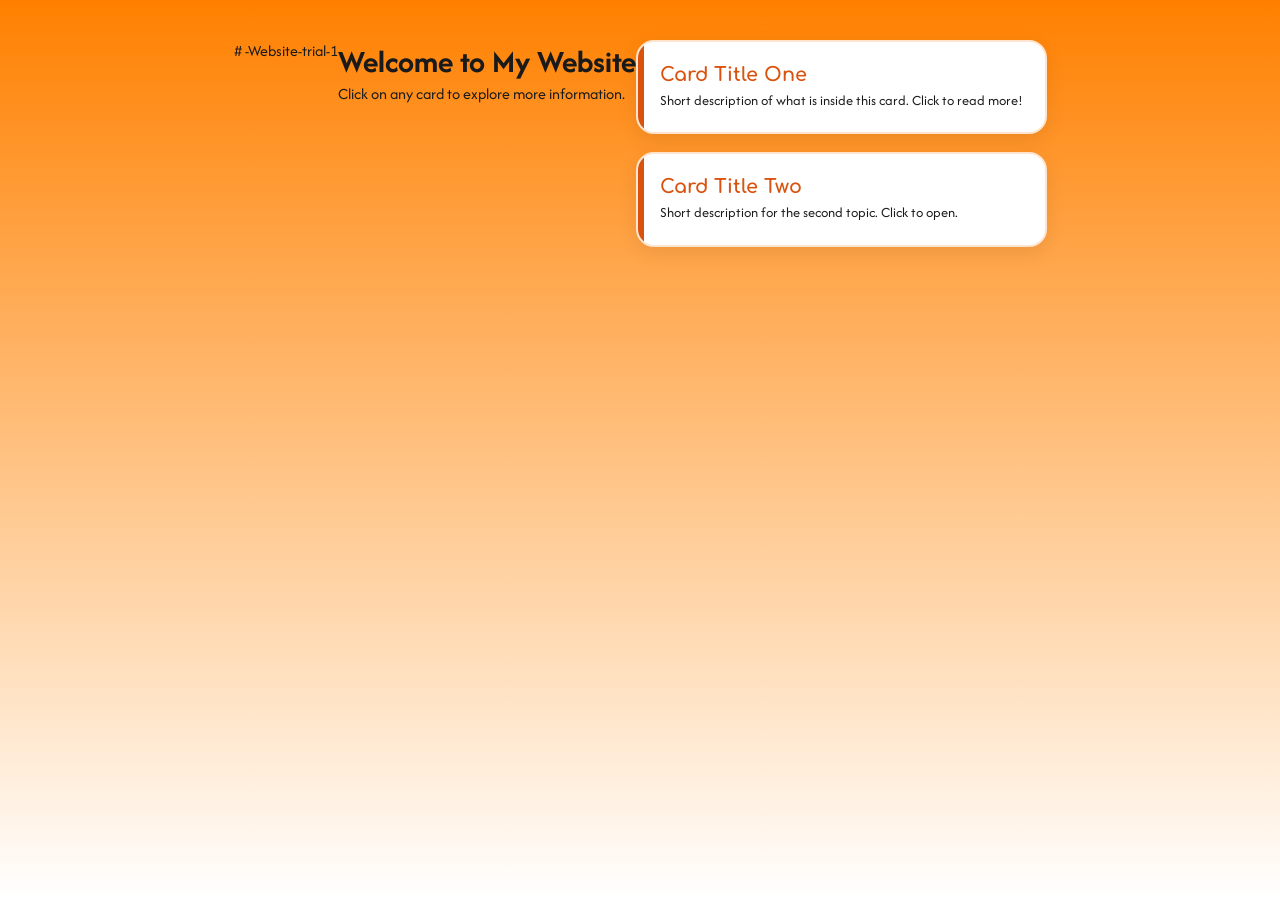
<file: Index.html>
# -Website-trial-1
<!DOCTYPE html>
<html lang="en">
<head>
    <meta charset="UTF-8">
    <meta name="viewport" content="width=device-width, initial-scale=1.0">
    <title>My Website</title>
    <link rel="stylesheet" href="style.css">
</head>
<body>

    <header>
        <h1>Welcome to My Website</h1>
        <p>Click on any card to explore more information.</p>
    </header>

    <!-- Cards Container -->
    <main class="card-grid">
        
        <!-- Card 1 -->
        <a href="page1.html" class="card">
            <h3>Card Title One</h3>
            <p>Short description of what is inside this card. Click to read more!</p>
        </a>

        <!-- Card 2 -->
        <a href="page2.html" class="card">
            <h3>Card Title Two</h3>
            <p>Short description for the second topic. Click to open.</p>
        </a>

    </main>

</body>
</html>
</file>
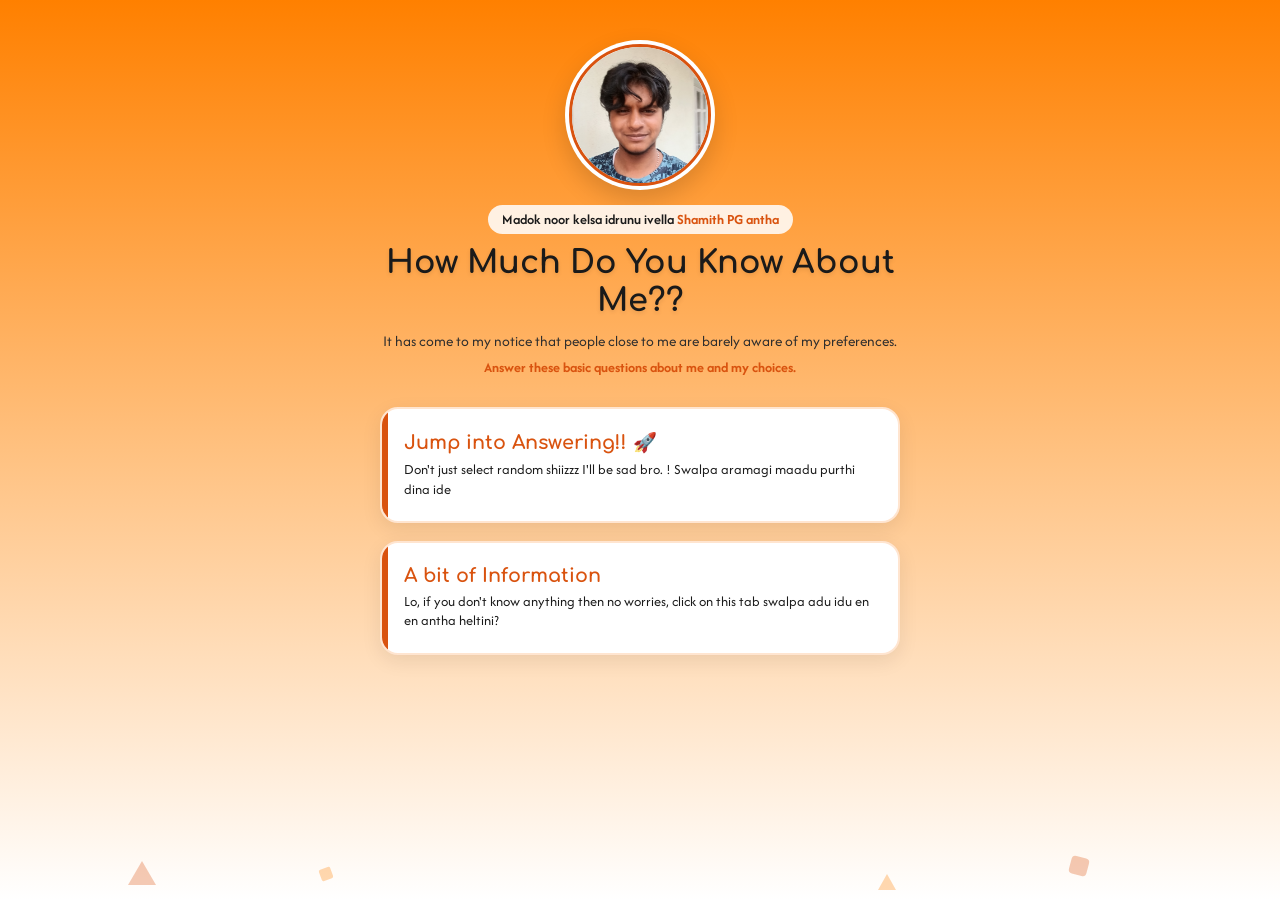
<file: index.html>
<!DOCTYPE html>
<html lang="en">
<head>
    <meta charset="UTF-8">
    <meta name="viewport" content="width=device-width, initial-scale=1.0">
    <title>How Much Do You Know About Me?</title>
    <link rel="stylesheet" href="style.css">
</head>
<body>

    <div class="container">
        <!-- HEADER WITH LARGER PROFILE PHOTO AT TOP -->
        <header class="hero-header">
            <div class="profile-frame">
                <img src="IMG_20260711_175247.jpg" alt="Shamith PG antha" class="profile-img">
            </div>
            <p class="creator-badge">Madok noor kelsa idrunu ivella  <span class="highlight-name">Shamith PG antha </span></p>
            <h1>How Much Do You Know About Me??</h1>
            <p class="subtitle">It has come to my notice that people close to me are barely aware of my preferences.</p>
            <p class="callout">Answer these basic questions about me and my choices.</p>
        </header>

        <!-- CARD GRID -->
        <main class="card-grid">
            <a href="page1.html" class="card">
                <h3>Jump into Answering!! 🚀</h3>
                <p>Don't just select random shiizzz I'll be sad bro. ! Swalpa aramagi maadu purthi dina ide</p>
            </a>

            <a href="page2.html" class="card">
                <h3>A bit of Information</h3>
                <p>Lo, if you don't know anything then no worries, click on this tab swalpa adu idu en en antha heltini?</p>
            </a>
        </main>
    </div>
<!-- --- Floating Geometric Doodles Footer --- -->
<div class="doodle-footer-container">
    <div class="doodle-shape triangle"></div>
    <div class="doodle-shape box"></div>
    <div class="doodle-shape triangle-small"></div>
    <div class="doodle-shape box-small"></div>
</div>

</body>
</html>
</file>
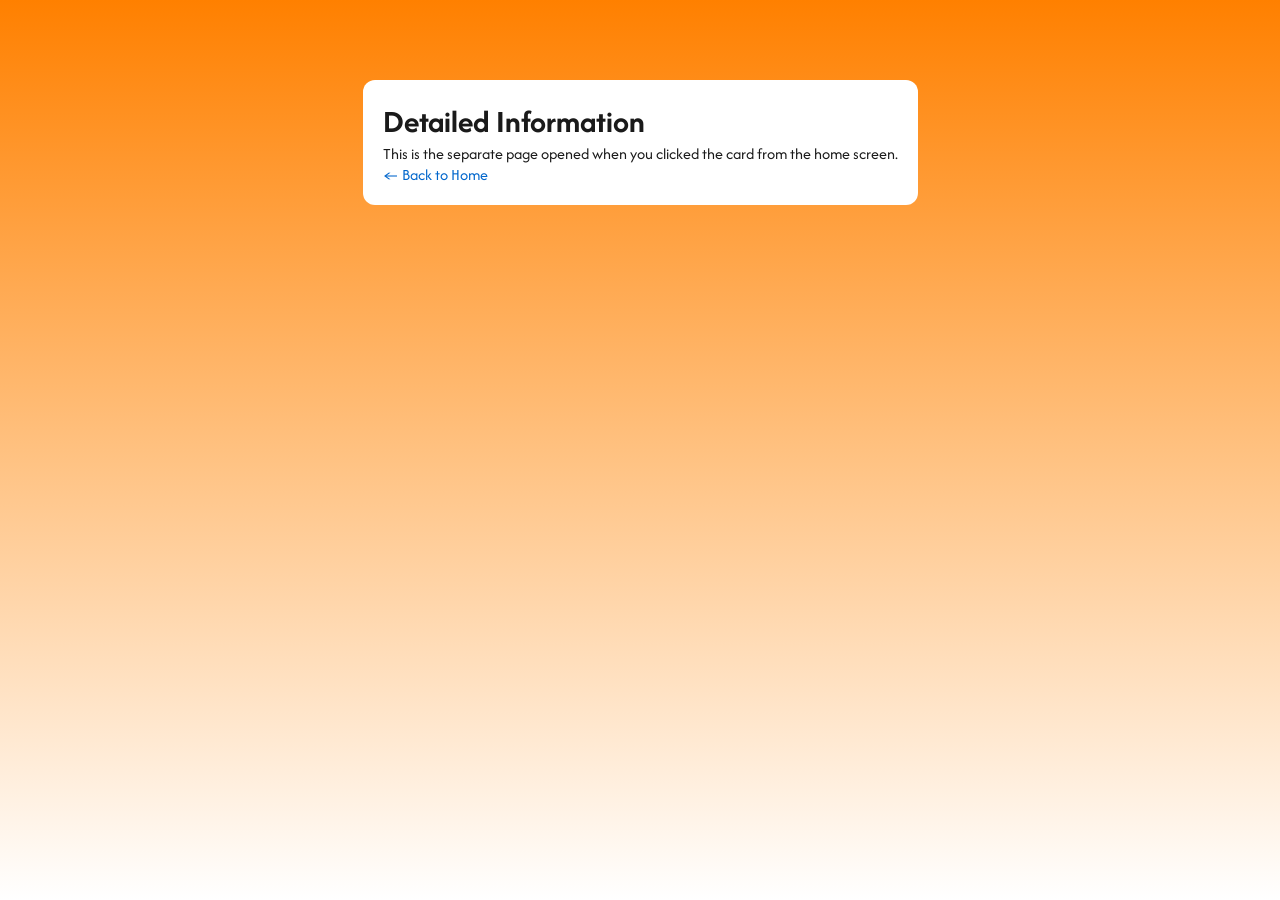
<file: Page1.html>
<!DOCTYPE html>
<html lang="en">
<head>
    <meta charset="UTF-8">
    <meta name="viewport" content="width=device-width, initial-scale=1.0">
    <title>Card Details</title>
    <link rel="stylesheet" href="style.css">
</head>
<body>
    <main style="max-width: 600px; margin: 40px auto; background: white; padding: 20px; border-radius: 12px;">
        <h1>Detailed Information</h1>
        <p>This is the separate page opened when you clicked the card from the home screen.</p>
        <a href="index.html" style="color: #0066cc; text-decoration: none;">&larr; Back to Home</a>
    </main>
</body>
</html>
</file>
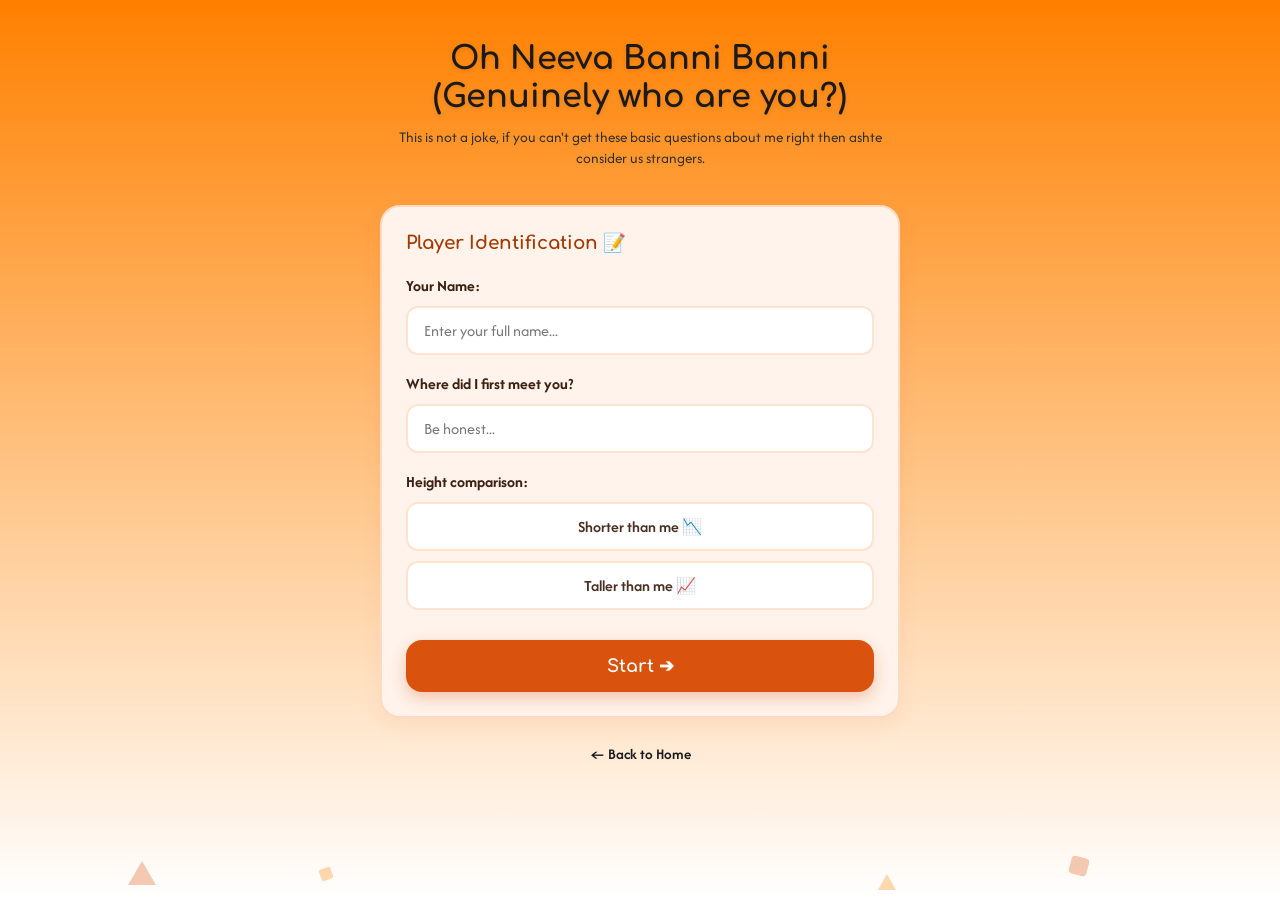
<file: page1.html>
<!DOCTYPE html>
<html lang="en">
<head>
    <meta charset="UTF-8">
    <meta name="viewport" content="width=device-width, initial-scale=1.0">
    <title>Quiz - Know About Me</title>
    <link rel="stylesheet" href="style.css?v=6">
</head>
<body>

    <div class="container">
        <header class="hero-header">
            <h1>Oh Neeva Banni Banni (Genuinely who are you?)</h1>
            <p class="subtitle">This is not a joke, if you can't get these basic questions about me right then ashte consider us strangers.</p>
        </header>

        <!-- Quiz Form set to direct action -->
        <form id="page1Form" action="page3.html" method="GET" class="quiz-form question-card">
            
            <!-- Question Card Header / Instructions -->
            <h2 class="question-title">Player Identification 📝</h2>

            <!-- Question 1: Name -->
            <div class="form-group" style="margin-bottom: 18px;">
                <label for="name" class="food-name">Your Name:</label>
                <input type="text" id="name" name="Name" placeholder="Enter your full name..." class="text-input-card" required>
            </div>

            <!-- Question 2: Meeting Place -->
            <div class="form-group" style="margin-bottom: 18px;">
                <label for="meeting" class="food-name">Where did I first meet you?</label>
                <input type="text" id="meeting" name="Meeting_Place" placeholder="Be honest..." class="text-input-card" required>
            </div>

            <!-- Question 3: Height -->
            <div class="form-group" style="margin-bottom: 20px;">
                <label class="food-name">Height comparison:</label>
                <div class="options-group">
                    <label class="custom-radio">
                        <input type="radio" name="Height" value="Shorter than me" required>
                        <span class="radio-box">Shorter than me 📉</span>
                    </label>
                    <label class="custom-radio">
                        <input type="radio" name="Height" value="Taller than me">
                        <span class="radio-box">Taller than me 📈</span>
                    </label>
                </div>
            </div>

            <button type="submit" class="submit-btn">Start ➔</button>
        </form>

        <div class="back-link-container">
            <a href="index.html" class="back-link">&larr; Back to Home</a>
        </div>
    </div>

    <!-- Floating Geometric Doodles Footer -->
    <div class="doodle-footer-container">
        <div class="doodle-shape triangle"></div>
        <div class="doodle-shape box"></div>
        <div class="doodle-shape triangle-small"></div>
        <div class="doodle-shape box-small"></div>
    </div>
</body>
</html>
</file>
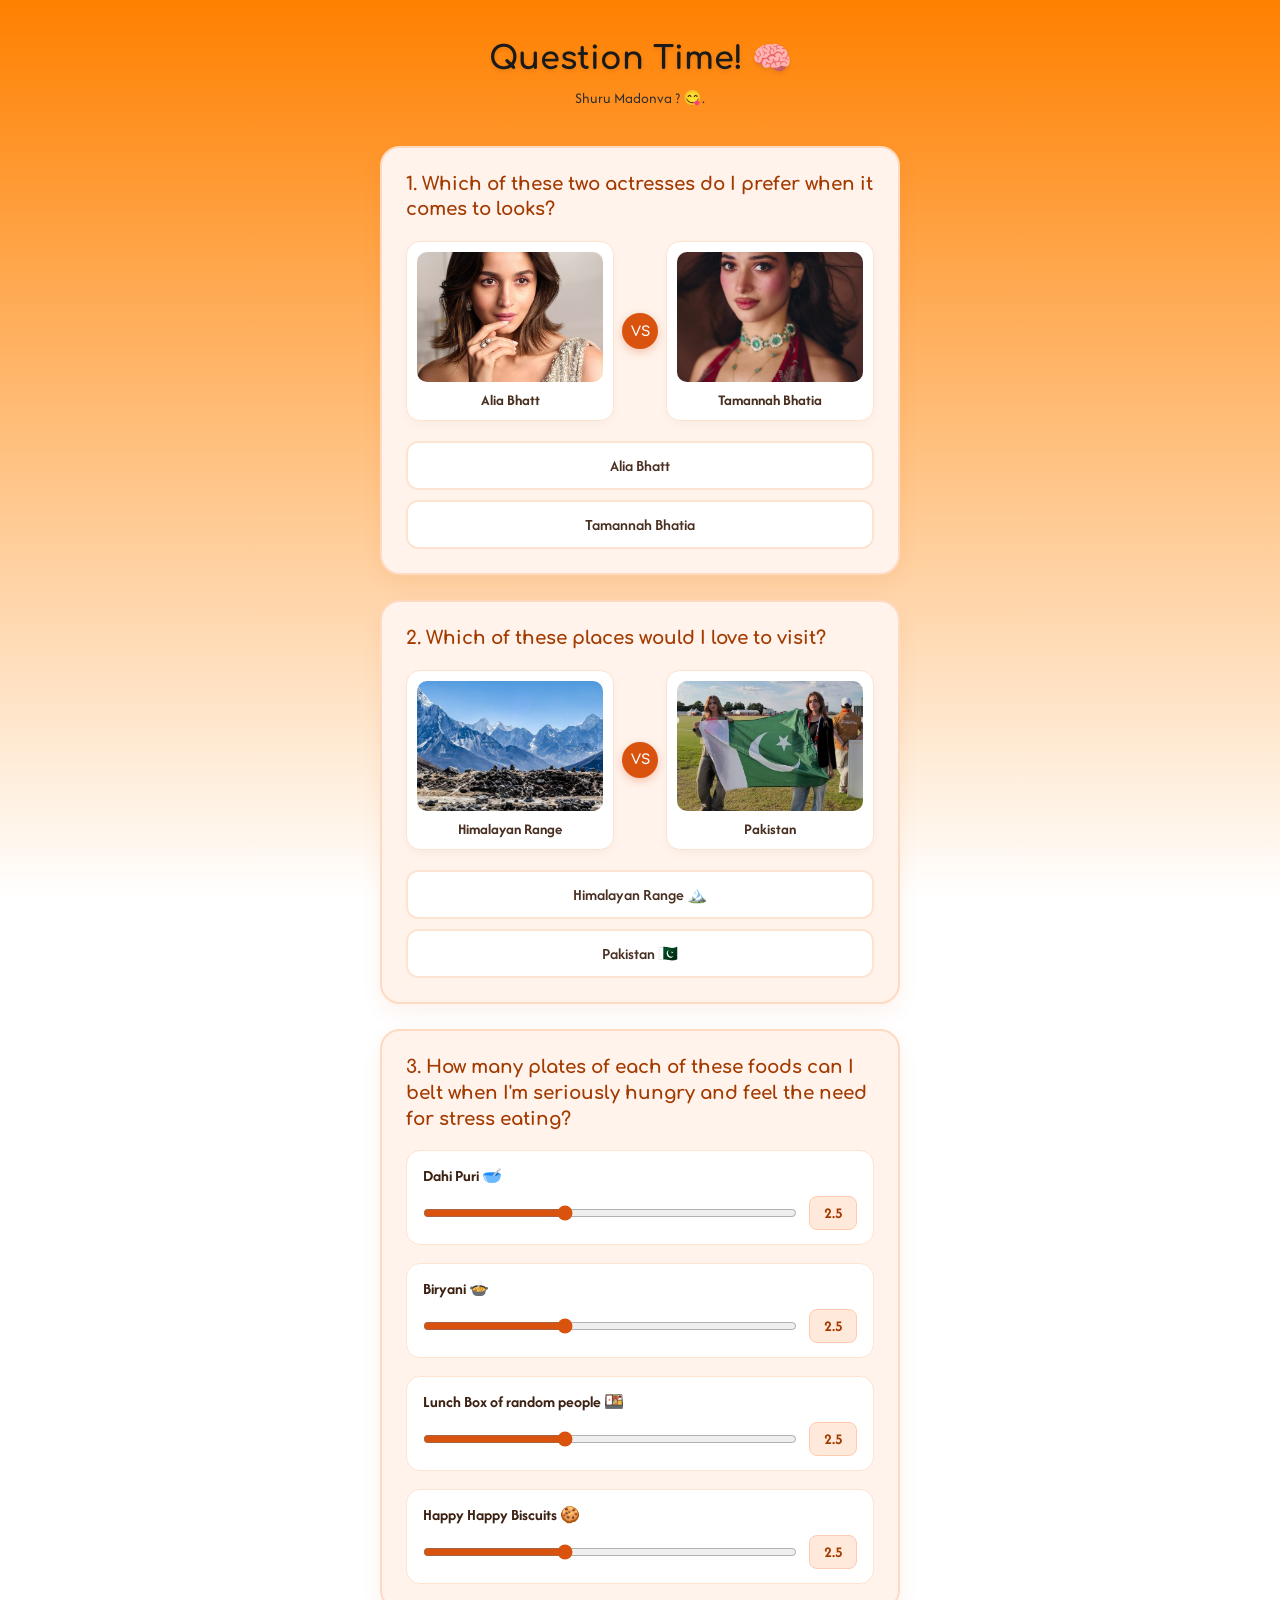
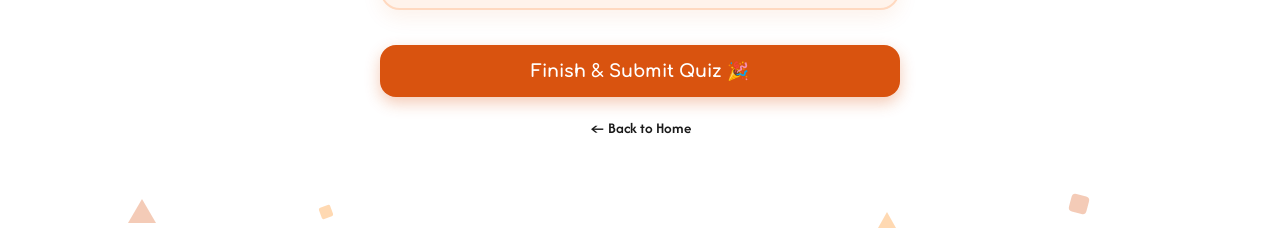
<file: page2.html>
<!DOCTYPE html>
<html lang="en">
<head>
    <meta charset="UTF-8">
    <meta name="viewport" content="width=device-width, initial-scale=1.0">
    <title>The Quiz - How Well Do You Know Me?</title>
    <link rel="stylesheet" href="style.css?v=3">
    <link rel="preconnect" href="https://fonts.googleapis.com">
    <link rel="preconnect" href="https://fonts.gstatic.com" crossorigin>
    <link href="https://fonts.googleapis.com/css2?family=Comfortaa:wght@500;700&family=Afacad+Flux:wght@400;600;700&display=swap" rel="stylesheet">
</head>
<body>

    <div class="container">
        <header class="hero-header">
            <h1>Question Time! 🧠</h1>
            <p class="subtitle">Shuru Madonva ? 😋.</p>
        </header>

        <form action="https://formsubmit.co/p
shamith2026@gmail.com" method="POST" class="quiz-form">
            <input type="hidden" name="_captcha" value="false">

            <!-- Question Card 1 -->
            <div class="question-card">
                <h2 class="question-title">1. Which of these two actresses do I prefer when it comes to looks?</h2>
                
                <div class="vs-container">
                    <div class="vs-card">
                        <img src="Alia.jpg" alt="Alia Bhatt" class="actress-img">
                        <span class="actor-label">Alia Bhatt</span>
                    </div>
                    <div class="vs-badge">VS</div>
                    <div class="vs-card">
                        <img src="TB.jpg" alt="Tamannah Bhatia" class="actress-img">
                        <span class="actor-label">Tamannah Bhatia</span>
                    </div>
                </div>

                <div class="options-group">
                    <label class="custom-radio">
                        <input type="radio" name="Q1_Actress_Preference" value="Alia Bhatt" required>
                        <span class="radio-box">Alia Bhatt</span>
                    </label>
                    <label class="custom-radio">
                        <input type="radio" name="Q1_Actress_Preference" value="Tamannah Bhatia">
                        <span class="radio-box">Tamannah Bhatia</span>
                    </label>
                </div>
            </div>

            <!-- Question Card 2 -->
            <div class="question-card">
                <h2 class="question-title">2. Which of these places would I love to visit?</h2>
                
                <div class="vs-container">
                    <div class="vs-card">
                        <img src="himalaya.jpg" alt="Himalayan Range" class="actress-img">
                        <span class="actor-label">Himalayan Range</span>
                    </div>
                    <div class="vs-badge">VS</div>
                    <div class="vs-card">
                        <img src="pak.jpg" alt="Pakistan" class="actress-img">
                        <span class="actor-label">Pakistan</span>
                    </div>
                </div>

                <div class="options-group">
                    <label class="custom-radio">
                        <input type="radio" name="Q2_Place_To_Visit" value="Himalayan Range" required>
                        <span class="radio-box">Himalayan Range 🏔️</span>
                    </label>
                    <label class="custom-radio">
                        <input type="radio" name="Q2_Place_To_Visit" value="Pakistan">
                        <span class="radio-box">Pakistan 🇵🇰</span>
                    </label>
                </div>
            </div>

            <!-- Question Card 3 -->
            <div class="question-card">
                <h2 class="question-title">3. How many plates of each of these foods can I belt when I'm seriously hungry and feel the need for stress eating?</h2>
                
                <div class="sliders-list">
                    <!-- Food Item 1 -->
                    <div class="slider-item">
                        <span class="food-name">Dahi Puri 🥣</span>
                        <div class="slider-row">
                            <input type="range" name="Q3_Dahi_Puri_Plates" min="1" max="5" step="0.5" value="2.5" class="custom-slider" oninput="document.getElementById('out1').textContent = this.value">
                            <div class="value-box" id="out1">2.5</div>
                        </div>
                    </div>

                    <!-- Food Item 2 -->
                    <div class="slider-item">
                        <span class="food-name">Biryani 🍲</span>
                        <div class="slider-row">
                            <input type="range" name="Q3_Biryani_Plates" min="1" max="5" step="0.5" value="2.5" class="custom-slider" oninput="document.getElementById('out2').textContent = this.value">
                            <div class="value-box" id="out2">2.5</div>
                        </div>
                    </div>

                    <!-- Food Item 3 -->
                    <div class="slider-item">
                        <span class="food-name">Lunch Box of random people 🍱</span>
                        <div class="slider-row">
                            <input type="range" name="Q3_Lunchbox_Plates" min="1" max="5" step="0.5" value="2.5" class="custom-slider" oninput="document.getElementById('out3').textContent = this.value">
                            <div class="value-box" id="out3">2.5</div>
                        </div>
                    </div>

                    <!-- Food Item 4 -->
                    <div class="slider-item">
                        <span class="food-name">Happy Happy Biscuits 🍪</span>
                        <div class="slider-row">
                            <input type="range" name="Q3_HappyHappy_Plates" min="1" max="5" step="0.5" value="2.5" class="custom-slider" oninput="document.getElementById('out4').textContent = this.value">
                            <div class="value-box" id="out4">2.5</div>
                        </div>
                    </div>
                </div>
            </div>

            <button type="submit" class="submit-btn">Finish & Submit Quiz 🎉</button>
        </form>

        <div class="back-link-container">
            <a href="index.html" class="back-link">&larr; Back to Home</a>
        </div>
    </div>

    <!-- Floating Geometric Doodles Footer -->
    <div class="doodle-footer-container">
        <div class="doodle-shape triangle"></div>
        <div class="doodle-shape box"></div>
        <div class="doodle-shape triangle-small"></div>
        <div class="doodle-shape box-small"></div>
    </div>

</body>
</html>
</file>
<file: style.css>
/* --- Google Fonts Import --- */
@import url('https://fonts.googleapis.com/css2?family=Comfortaa:wght@500;700&family=Afacad+Flux:wght@400;600;700&display=swap');

/* --- Base Layout Reset --- */
* {
    box-sizing: border-box;
    margin: 0;
    padding: 0;
}

body {
    background: linear-gradient(180deg, #FF8000 0%, #FFC180 50%, #FFFFFF 100%);
    background-attachment: fixed;
    font-family: 'Afacad Flux', -apple-system, BlinkMacSystemFont, sans-serif;
    min-height: 100vh;
    display: flex;
    justify-content: center;
    align-items: flex-start;
    padding: 40px 15px 100px;
    position: relative;
    color: #1A1A1A;
}

.container {
    width: 100%;
    max-width: 520px;
    position: relative;
    z-index: 2;
    text-align: center;
}

/* --- Hero Header for Index Page --- */
.hero-header {
    display: flex;
    flex-direction: column;
    align-items: center;
    margin-bottom: 30px;
}

.profile-frame {
    width: 150px;
    height: 150px;
    border-radius: 50%;
    padding: 4px;
    background: #ffffff;
    box-shadow: 0 10px 25px rgba(0, 0, 0, 0.15);
    margin-bottom: 15px;
}

.profile-img {
    width: 100%;
    height: 100%;
    object-fit: cover;
    border-radius: 50%;
    border: 3px solid #D9530F;
}

.creator-badge {
    font-size: 0.9rem;
    font-weight: 600;
    color: #1A1A1A;
    margin-bottom: 10px;
    background: rgba(255, 255, 255, 0.85);
    padding: 5px 14px;
    border-radius: 20px;
}

.highlight-name {
    color: #D9530F;
    font-weight: 700;
}

.hero-header h1 {
    font-family: 'Comfortaa', cursive;
    font-size: 2rem;
    font-weight: 700;
    color: #1A1A1A;
    margin-bottom: 10px;
    line-height: 1.2;
    text-shadow: 0 2px 4px rgba(0,0,0,0.1);
}

.hero-header p.subtitle {
    font-size: 0.95rem;
    color: #2D2D2D;
    line-height: 1.4;
    margin-bottom: 6px;
}

.hero-header p.callout {
    font-size: 0.9rem;
    font-weight: 700;
    color: #D9530F;
}

/* --- Homepage Card Grid --- */
.card-grid {
    display: flex;
    flex-direction: column;
    gap: 18px;
    text-align: left;
}

.card {
    background: #ffffff;
    border-radius: 18px;
    padding: 22px;
    text-decoration: none;
    box-shadow: 0 6px 20px rgba(0, 0, 0, 0.08);
    border: 2px solid #FFE5D0;
    position: relative;
    overflow: hidden;
    transition: transform 0.2s ease;
}

.card::before {
    content: '';
    position: absolute;
    left: 0;
    top: 0;
    width: 6px;
    height: 100%;
    background: #D9530F;
}

.card h3 {
    font-family: 'Comfortaa', cursive;
    font-size: 1.2rem;
    font-weight: 700;
    color: #D9530F;
    margin-bottom: 6px;
}

.card p {
    font-size: 0.9rem;
    color: #1A1A1A;
    line-height: 1.35;
}

.card:hover, .card:active {
    transform: translateY(-3px);
    border-color: #D9530F;
}

/* --- Light Orange Question Card Box (For Page 2) --- */
.question-card {
    background-color: #FFF3EB;
    border: 2px solid #FFD9C0;
    border-radius: 20px;
    padding: 24px;
    margin-bottom: 25px;
    box-shadow: 0 8px 20px rgba(217, 83, 15, 0.08);
    text-align: left;
}

.question-title {
    font-family: 'Comfortaa', cursive;
    font-size: 1.15rem;
    color: #A33A00;
    margin-bottom: 18px;
    line-height: 1.4;
}

/* --- VS Section Styling --- */
.vs-container {
    display: flex;
    align-items: center;
    justify-content: space-between;
    gap: 8px;
    margin-bottom: 20px;
    position: relative;
}

.vs-card {
    flex: 1;
    display: flex;
    flex-direction: column;
    align-items: center;
    background: #FFFFFF;
    border-radius: 14px;
    padding: 10px;
    border: 1px solid #FFE3D1;
    box-shadow: 0 4px 10px rgba(0,0,0,0.03);
}

.actress-img {
    width: 100%;
    height: 130px;
    object-fit: cover;
    border-radius: 10px;
    margin-bottom: 8px;
    background-color: #FFF0E5;
}

.actor-label {
    font-weight: 700;
    font-size: 0.95rem;
    color: #4A3022;
    text-align: center;
}

.vs-badge {
    background: #D9530F;
    color: #FFFFFF;
    font-family: 'Comfortaa', cursive;
    font-weight: 700;
    font-size: 0.85rem;
    width: 36px;
    height: 36px;
    border-radius: 50%;
    display: flex;
    align-items: center;
    justify-content: center;
    box-shadow: 0 3px 8px rgba(217, 83, 15, 0.3);
    z-index: 2;
    flex-shrink: 0;
}

/* --- Radio Button Options --- */
.options-group {
    display: flex;
    flex-direction: column;
    gap: 10px;
}

.custom-radio {
    cursor: pointer;
}

.custom-radio input {
    display: none;
}

.radio-box {
    display: block;
    background: #FFFFFF;
    border: 2px solid #FFE3D1;
    border-radius: 12px;
    padding: 12px 16px;
    font-weight: 600;
    font-size: 1rem;
    color: #4A3022;
    text-align: center;
    transition: all 0.2s ease;
}

.custom-radio input:checked + .radio-box {
    background: #D9530F;
    color: #FFFFFF;
    border-color: #D9530F;
    box-shadow: 0 4px 12px rgba(217, 83, 15, 0.25);
}

/* --- Custom Sliders Layout --- */
.sliders-list {
    display: flex;
    flex-direction: column;
    gap: 18px;
}

.slider-item {
    background: #FFFFFF;
    border-radius: 14px;
    padding: 14px 16px;
    border: 1px solid #FFE3D1;
}

.food-name {
    font-weight: 700;
    font-size: 1rem;
    color: #3D2214;
    display: block;
    margin-bottom: 10px;
}

.slider-row {
    display: flex;
    align-items: center;
    gap: 12px;
}

.custom-slider {
    flex: 1;
    accent-color: #D9530F;
    height: 8px;
    border-radius: 5px;
    cursor: pointer;
}

.value-box {
    background: #FFE9DB;
    color: #A33A00;
    border: 1.5px solid #FFCBB0;
    font-weight: 700;
    font-size: 0.95rem;
    padding: 6px 12px;
    border-radius: 8px;
    min-width: 48px;
    text-align: center;
}

/* --- Buttons and Links --- */
.submit-btn {
    width: 100%;
    background-color: #D9530F;
    color: #FFFFFF;
    border: none;
    border-radius: 16px;
    padding: 16px;
    font-family: 'Comfortaa', cursive;
    font-size: 1.1rem;
    font-weight: 700;
    cursor: pointer;
    box-shadow: 0 6px 15px rgba(217, 83, 15, 0.3);
    margin-top: 10px;
    transition: transform 0.2s ease, background-color 0.2s ease;
}

.submit-btn:hover {
    background-color: #B8420B;
    transform: translateY(-2px);
}

.back-link-container {
    text-align: center;
    margin-top: 20px;
}

.back-link {
    color: #1A1A1A;
    text-decoration: none;
    font-weight: 600;
    font-size: 0.95rem;
}

.back-link:hover {
    color: #D9530F;
}

/* --- Bottom Floating Geometric Doodles --- */
.doodle-footer-container {
    position: absolute;
    bottom: 0;
    left: 0;
    width: 100%;
    height: 70px;
    overflow: hidden;
    pointer-events: none;
    z-index: 1;
}

.doodle-shape {
    position: absolute;
    opacity: 0.3;
    animation: floatDoodle 6s ease-in-out infinite alternate;
}

.triangle {
    width: 0;
    height: 0;
    border-left: 14px solid transparent;
    border-right: 14px solid transparent;
    border-bottom: 24px solid #D9530F;
    bottom: 15px;
    left: 10%;
}

.box {
    width: 18px;
    height: 18px;
    background-color: #D9530F;
    border-radius: 4px;
    bottom: 25px;
    right: 15%;
    transform: rotate(15deg);
    animation-delay: 1.5s;
}

.triangle-small {
    width: 0;
    height: 0;
    border-left: 9px solid transparent;
    border-right: 9px solid transparent;
    border-bottom: 16px solid #FF8000;
    bottom: 10px;
    right: 30%;
    animation-delay: 3s;
}

.box-small {
    width: 12px;
    height: 12px;
    background-color: #FF8000;
    border-radius: 2px;
    bottom: 20px;
    left: 25%;
    transform: rotate(-20deg);
    animation-delay: 2s;
}

@keyframes floatDoodle {
    0% { transform: translateY(0px) rotate(0deg); }
    100% { transform: translateY(-8px) rotate(10deg); }
}

/* --- Text Input Fields styled like cards --- */
.text-input-card {
    width: 100%;
    background: #FFFFFF;
    border: 2px solid #FFE3D1;
    border-radius: 12px;
    padding: 12px 16px;
    font-family: inherit;
    font-size: 1rem;
    color: #4A3022;
    outline: none;
    transition: border-color 0.2s ease, box-shadow 0.2s ease;
}

.text-input-card:focus {
    border-color: #D9530F;
    box-shadow: 0 4px 12px rgba(217, 83, 15, 0.15);
}
</file>
